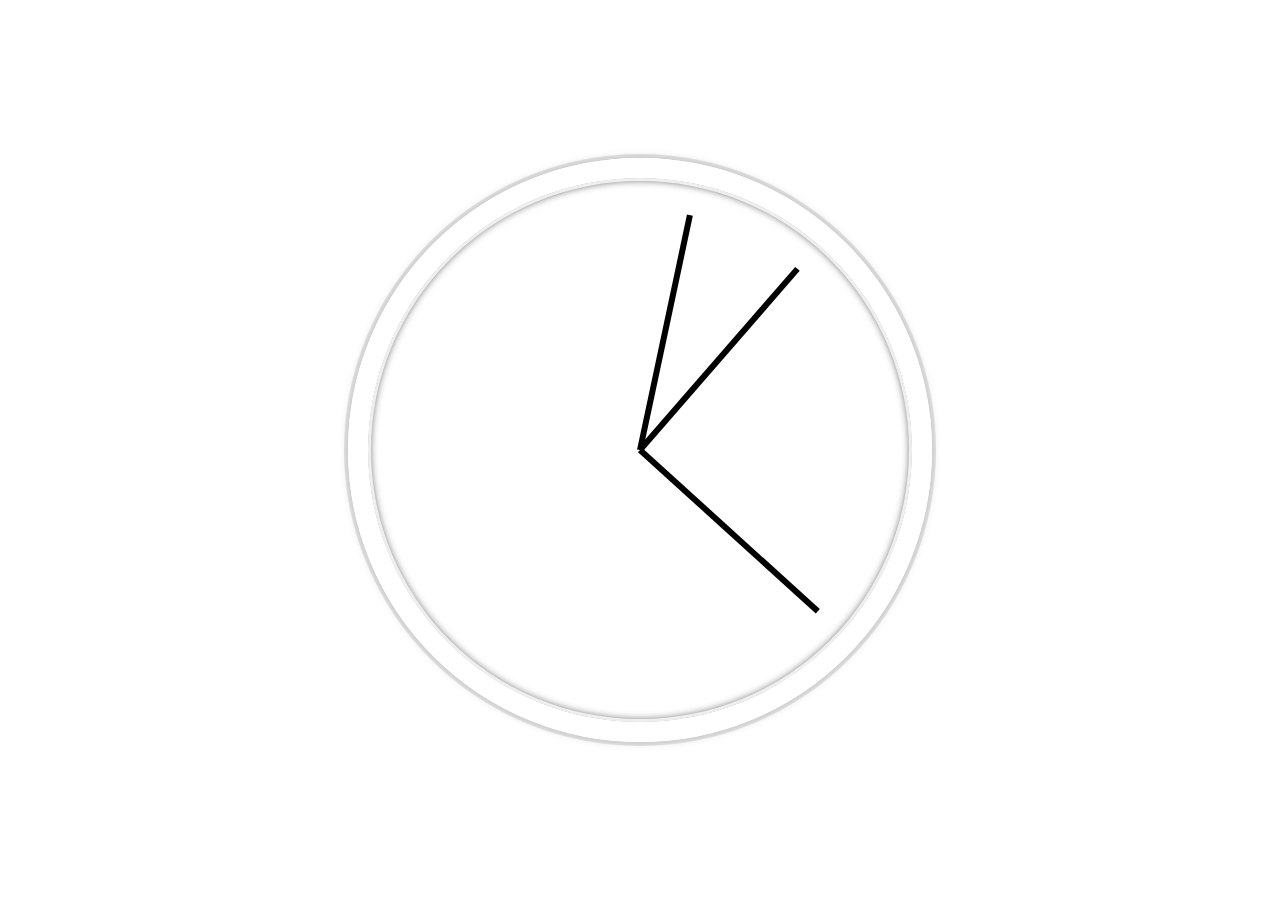
<file: clock/index.html>
<!DOCTYPE html>
<html>
<head>
  <title>Clock</title>
</head>
<body>


    <div class="clock">
      <div class="clock-face">
        <div class="hand hour-hand"></div>
        <div class="hand min-hand"></div>
        <div class="hand second-hand"></div>
      </div>
    </div>


  <style>
    html {
      text-align: center;
    }

    body {
      margin: 0;
      font-size: 2rem;
      display:flex;
      flex:1;
      min-height: 100vh;
      align-items: center;
    }

    .clock {
      width: 30rem;
      height: 30rem;
      border:20px solid white;
      border-radius:50%;
      margin:50px auto;
      position: relative;
      padding:2rem;
      box-shadow:
        0 0 0 4px rgba(0,0,0,0.1),
        inset 0 0 0 3px #EFEFEF,
        inset 0 0 10px black,
        0 0 10px rgba(0,0,0,0.2);
    }

    .clock-face {
      position: relative;
      width: 100%;
      height: 100%;
      transform: translateY(-3px); /* account for the height of the clock hands */
    }

    .hand {
      width:50%;
      height:6px;
      background:black;
      position: absolute;
      top:50%;
      transform-origin: 100%;
      transform: rotate(90deg);
      transition: all 0.05s;
      transition-timing-function: cubic-bezier(0.1, 2.7, 0.58, 1);
    }
</style>

<script>
  const secHand = document.querySelector('.second-hand');
  const minsHand = document.querySelector('.min-hand');
  const hourHand = document.querySelector('.hour-hand');

  function setDate() {
    const now = new Date();

    const sec = now.getSeconds();
    const secondsDegrees = ((sec / 60) * 360) + 90;
    secHand.style.transform = `rotate(${secondsDegrees}deg)`;

    const mins = now.getMinutes();
    const minsDegrees = ((mins / 60) * 360) + ((sec/60)*6) + 90;
    minsHand.style.transform = `rotate(${minsDegrees}deg)`;

    const hour = now.getHours();
    const hourDegrees = ((hour / 12) * 360) + ((mins/60)*30) + 90;
    hourHand.style.transform = `rotate(${hourDegrees}deg)`;
  }

  setInterval(setDate, 1000);

  setDate();

</script>
</body>
</html>
</file>
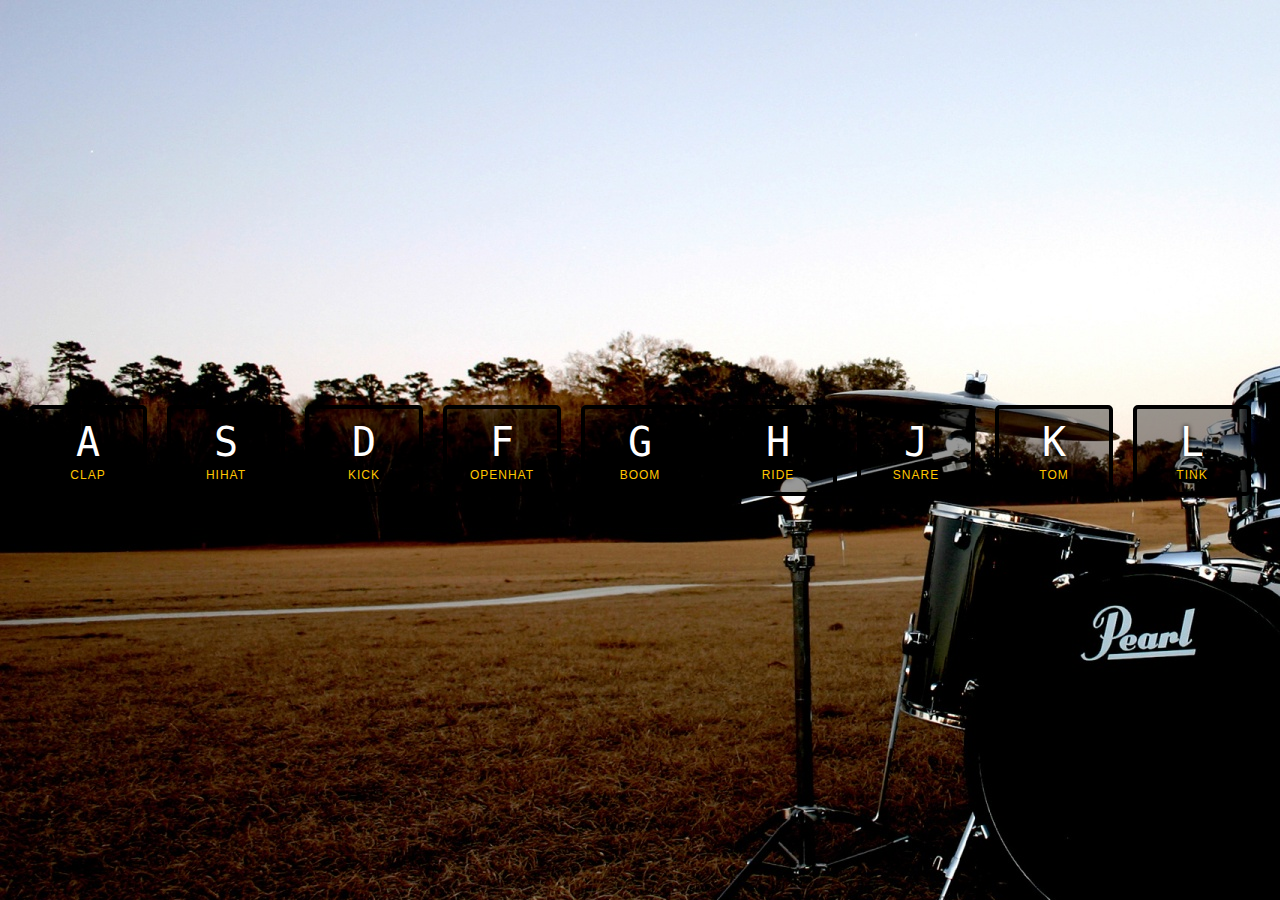
<file: drumkit/index.html>
<!DOCTYPE html>
<html lang="en">
<head>
  <meta charset="UTF-8">
  <title>Drumkit</title>
  <link rel="stylesheet" href="style.css">
</head>
<body>


  <div class="keys">
    <div data-key="65" class="key">
      <kbd>A</kbd>
      <span class="sound">clap</span>
    </div>
    <div data-key="83" class="key">
      <kbd>S</kbd>
      <span class="sound">hihat</span>
    </div>
    <div data-key="68" class="key">
      <kbd>D</kbd>
      <span class="sound">kick</span>
    </div>
    <div data-key="70" class="key">
      <kbd>F</kbd>
      <span class="sound">openhat</span>
    </div>
    <div data-key="71" class="key">
      <kbd>G</kbd>
      <span class="sound">boom</span>
    </div>
    <div data-key="72" class="key">
      <kbd>H</kbd>
      <span class="sound">ride</span>
    </div>
    <div data-key="74" class="key">
      <kbd>J</kbd>
      <span class="sound">snare</span>
    </div>
    <div data-key="75" class="key">
      <kbd>K</kbd>
      <span class="sound">tom</span>
    </div>
    <div data-key="76" class="key">
      <kbd>L</kbd>
      <span class="sound">tink</span>
    </div>
  </div>

  <audio data-key="65" src="sounds/clap.wav"></audio>
  <audio data-key="83" src="sounds/hihat.wav"></audio>
  <audio data-key="68" src="sounds/kick.wav"></audio>
  <audio data-key="70" src="sounds/openhat.wav"></audio>
  <audio data-key="71" src="sounds/boom.wav"></audio>
  <audio data-key="72" src="sounds/ride.wav"></audio>
  <audio data-key="74" src="sounds/snare.wav"></audio>
  <audio data-key="75" src="sounds/tom.wav"></audio>
  <audio data-key="76" src="sounds/tink.wav"></audio>


<script>
function removeTransition(e) {
    if (e.propertyName !== 'transform') return;
    e.target.classList.remove('playing');
  }

  function playSound(e) {
    const audio = document.querySelector(`audio[data-key="${e.keyCode}"]`);
    const key = document.querySelector(`div[data-key="${e.keyCode}"]`);
    if (!audio) return;

    key.classList.add('playing');
    audio.currentTime = 0;
    audio.play();
  }

  const keys = Array.from(document.querySelectorAll('.key'));
  keys.forEach(key => key.addEventListener('transitionend', removeTransition));
  window.addEventListener('keydown', playSound);
  </script>

</body>
</html>
</file>
<file: drumkit/style.css>
html {
  font-size: 10px;
  background: url("drums.jpg");
  backgroud-cover: cover;
  
}
body,html {
  margin: 0;
  padding: 0;
  font-family: sans-serif;
}

.keys {
  display: flex;
  flex: 1;
  min-height: 100vh;
  align-items: center;
  justify-content: center;
}

.key {
  border: .4rem solid black;
  border-radius: .5rem;
  margin: 1rem;
  font-size: 1.5rem;
  padding: 1rem .5rem;
  transition: all .07s ease;
  width: 10rem;
  text-align: center;
  color: white;
  background: rgba(0,0,0,0.4);
  text-shadow: 0 0 .5rem black;
}

.playing {
  transform: scale(1.5);
  border-color: #ffc600;
  box-shadow: 0 0 1rem #ffc600;
}

kbd {
  display: block;
  font-size: 4rem;
}

.sound {
  font-size: 1.2rem;
  text-transform: uppercase;
  letter-spacing: .1rem;
  color: #ffc600;
}
</file>
